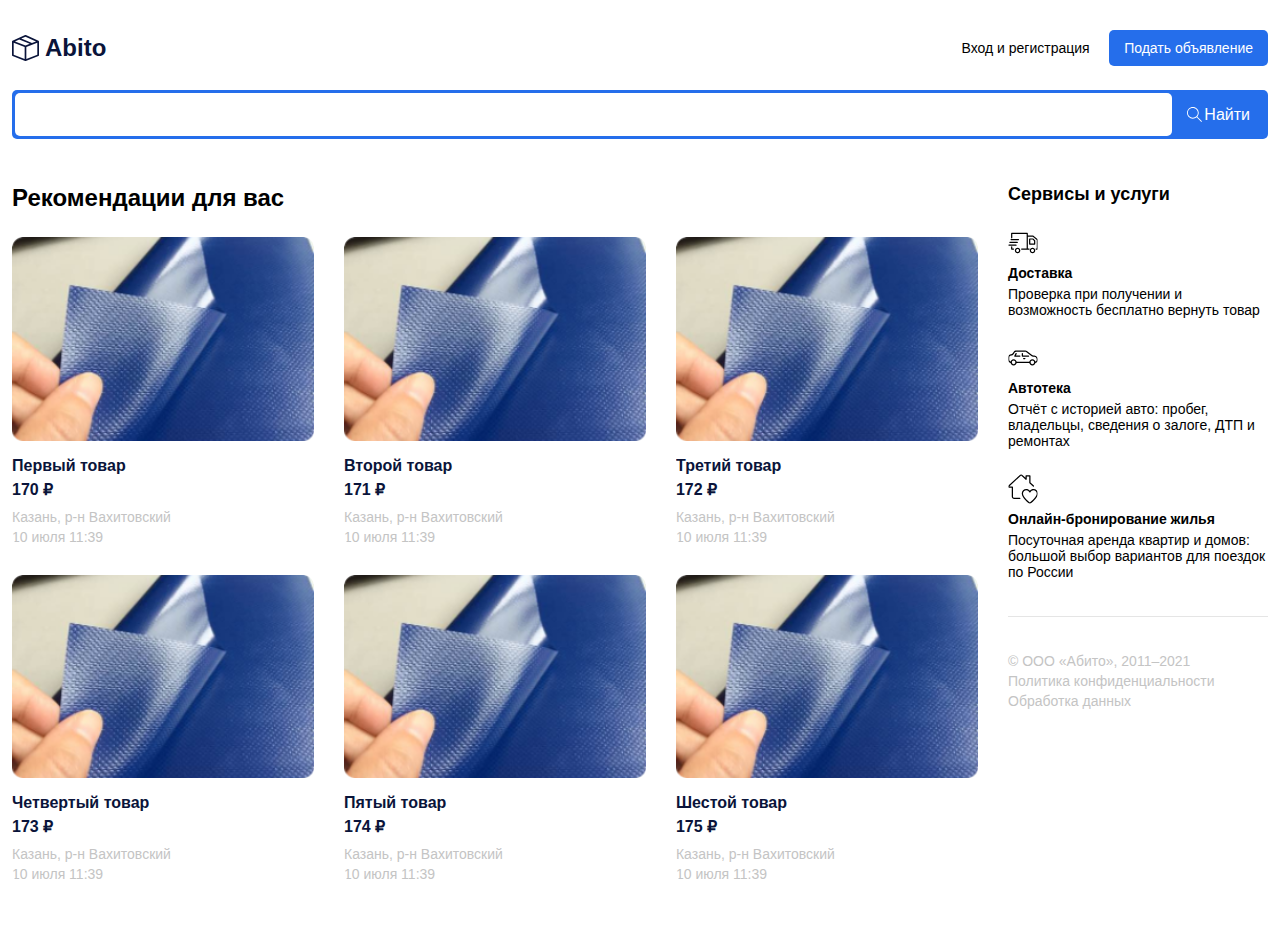
<file: index.html>
<!DOCTYPE html>
<html lang="en">

<head>
  <meta charset="UTF-8" />
  <meta name="viewport" content="width=device-width, initial-scale=1.0" />
  <link rel="stylesheet" href="./style.css" />
  <script src="./script.js" defer></script>
  <title>Abito</title>
</head>

<body>
  <header class="header">
    <div class="container">
      <div class="header-box">
        <a href="./index.html" class="header-logo">
          <img src="./image/logo.svg" alt="logo">
          <span>Abito</span>
        </a>
        <div class="header-controls">
          <button class="btn btn-outline">Вход и регистрация</button>
          <button class="btn btn-primary">Подать объявление</button>
        </div>
        <div class="header-burger">
          <img src="./image/burger.svg" alt="burger">
        </div>
      </div>
    </div>
  </header>

  <main>
    <section class="search">
      <div class="container">
        <div class="search-box">
          <input type="text">
          <button class="btn btn-primary search-btn">
            <img class="search-btn_icon" src="./image/search.svg" alt="search">
            <span class="search-btn_text">Найти</span>
          </button>
        </div>
      </div>
    </section>

    <section class="content">
      <div class="container">
        <div class="content-box">
          <div class="content-main">
            <h2 class="content-main_title">Рекомендации для вас</h2>
            <div class="content-main_list">
              <!-- <a href="./product.html" class="content-main_list-item">
                <div class="content-main_list-item--img">
                  <img src="./image/card-img.png" alt="card-img">
                </div>
                <h5 class="content-main_list-item--title">
                  Пвх материал 2й сорт
                </h5>
                <strong class="content-main_list-item--price">
                  170 ₽
                </strong>
                <div class="content-main_list-item--desc-box">
                  <span class="content-main_list-item--desc">
                    Казань, р-н Вахитовский
                  </span>
                  <span class="content-main_list-item--desc">
                    10 июля 11:39
                  </span>
                </div>
              </a> -->
            </div>
          </div>
          <div class="content-side">
            <h3 class="content-side_title">Сервисы и услуги</h3>
            <div class="content-side_box">
              <div class="content-side_list">
                <div class="content-side_list-item">
                  <img class="content-side_list-item--img" src="./image/side-info-1.svg" alt="side-info">
                  <h5 class="content-side_list-item--title">Доставка</h5>
                  <p class="content-side_list-item--text">
                    Проверка при получении и возможность бесплатно вернуть товар
                  </p>
                </div>
                <div class="content-side_list-item">
                  <img class="content-side_list-item--img" src="./image/side-info-2.svg" alt="side-info">
                  <h5 class="content-side_list-item--title">Автотека</h5>
                  <p class="content-side_list-item--text">
                    Отчёт с историей авто: пробег, владельцы, сведения о залоге, ДТП и ремонтах
                  </p>
                </div>
                <div class="content-side_list-item">
                  <img class="content-side_list-item--img" src="./image/side-info-3.svg" alt="side-info">
                  <h5 class="content-side_list-item--title">Онлайн-бронирование жилья</h5>
                  <p class="content-side_list-item--text">
                    Посуточная аренда квартир и домов: большой выбор вариантов для поездок по России
                  </p>
                </div>
              </div>
              <div class="content-side_footer">
                <p class="content-side_footer--item">&copy; ООО «Абито», 2011–2021</p>
                <a href="#" class="content-side_footer--item">
                  Политика конфиденциальности
                </a>
                <a href="#" class="content-side_footer--item">
                  Обработка данных
                </a>
              </div>
            </div>
          </div>
        </div>
      </div>
    </section>
  </main>
</body>

</html>
</file>
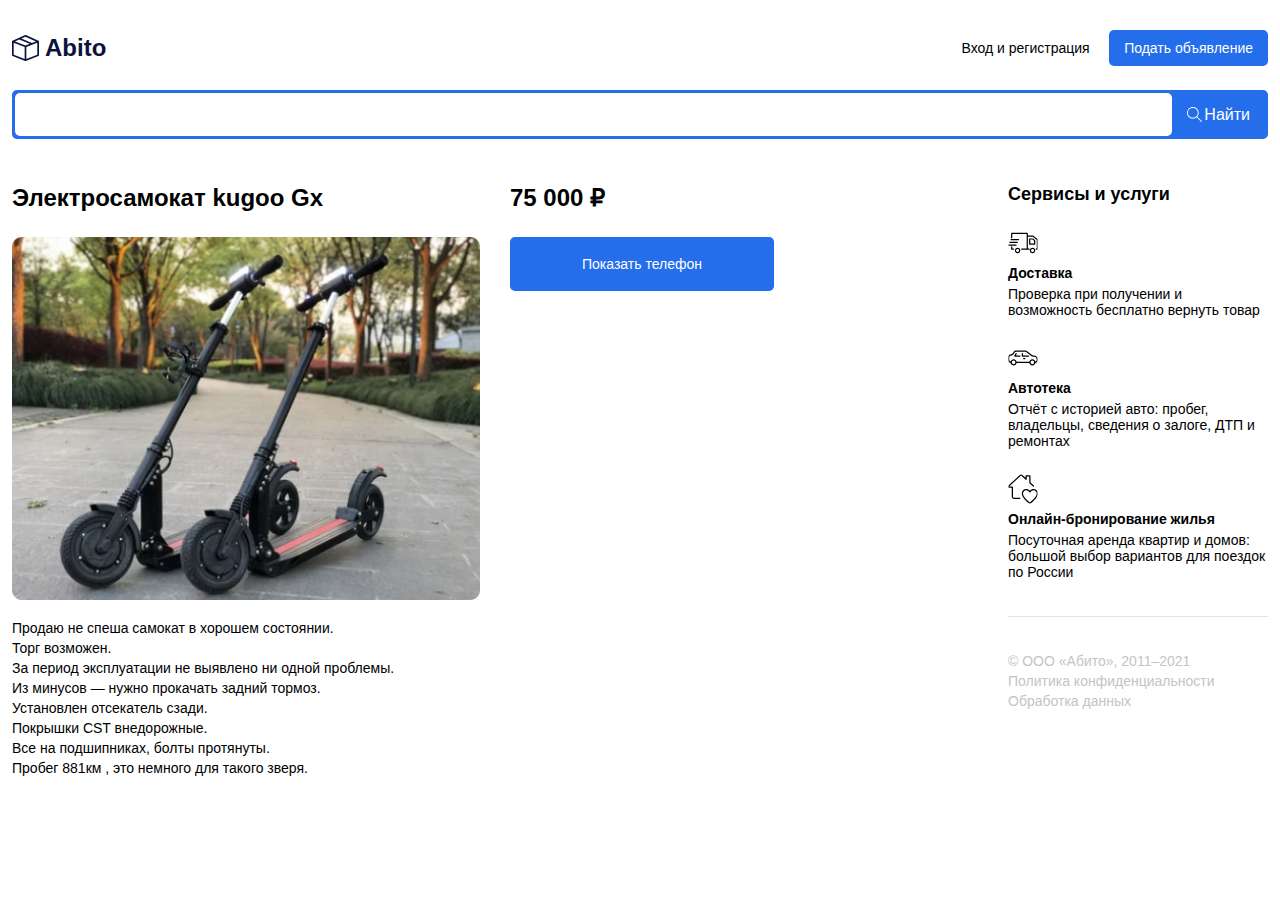
<file: product.html>
<!DOCTYPE html>
<html lang="en">

<head>
  <meta charset="UTF-8" />
  <meta name="viewport" content="width=device-width, initial-scale=1.0" />
  <link rel="stylesheet" href="./style.css" />
  <title>Abito</title>
</head>

<body>
  <header class="header">
    <div class="container">
      <div class="header-box">
        <a href="./index.html" class="header-logo">
          <img src="./image/logo.svg" alt="logo">
          <span>Abito</span>
        </a>
        <div class="header-controls">
          <button class="btn btn-outline">Вход и регистрация</button>
          <button class="btn btn-primary">Подать объявление</button>
        </div>
        <div class="header-burger">
          <img src="./image/burger.svg" alt="burger">
        </div>
      </div>
    </div>
  </header>

  <main>
    <section class="search">
      <div class="container">
        <div class="search-box">
          <input type="text">
          <button class="btn btn-primary search-btn">
            <img class="search-btn_icon" src="./image/search.svg" alt="search">
            <span class="search-btn_text">Найти</span>
          </button>
        </div>
      </div>
    </section>

    <section class="content">
      <div class="container">
        <div class="content-box">
          <div class="content-product">
            <div class="content-product_left">
              <h2 class="content-product_title">Электросамокат kugoo Gx</h2>
              <img class="content-product_img" src="./image/product-img.jpeg" alt="product-img">
              <p class="content-product_text">
                Продаю не спеша самокат в хорошем состоянии. <br>
                Торг возможен. <br>
                За период эксплуатации не выявлено ни одной проблемы. <br>
                Из минусов — нужно прокачать задний тормоз. <br>
                Установлен отсекатель сзади. <br>
                Покрышки CST внедорожные. <br>
                Все на подшипниках, болты протянуты. <br>
                Пробег 881км , это немного для такого зверя.
              </p>
            </div>
            <div class="content-product_right">
              <h2 class="content-product_price">75 000 ₽</h2>
              <button class="btn btn-primary btn-large">Показать телефон</button>
            </div>
          </div>
          <div class="content-side">
            <h3 class="content-side_title">Сервисы и услуги</h3>
            <div class="content-side_box">
              <div class="content-side_list">
                <div class="content-side_list-item">
                  <img class="content-side_list-item--img" src="./image/side-info-1.svg" alt="side-info">
                  <h5 class="content-side_list-item--title">Доставка</h5>
                  <p class="content-side_list-item--text">
                    Проверка при получении и возможность бесплатно вернуть товар
                  </p>
                </div>
                <div class="content-side_list-item">
                  <img class="content-side_list-item--img" src="./image/side-info-2.svg" alt="side-info">
                  <h5 class="content-side_list-item--title">Автотека</h5>
                  <p class="content-side_list-item--text">
                    Отчёт с историей авто: пробег, владельцы, сведения о залоге, ДТП и ремонтах
                  </p>
                </div>
                <div class="content-side_list-item">
                  <img class="content-side_list-item--img" src="./image/side-info-3.svg" alt="side-info">
                  <h5 class="content-side_list-item--title">Онлайн-бронирование жилья</h5>
                  <p class="content-side_list-item--text">
                    Посуточная аренда квартир и домов: большой выбор вариантов для поездок по России
                  </p>
                </div>
              </div>
              <div class="content-side_footer">
                <p class="content-side_footer--item">&copy; ООО «Абито», 2011–2021</p>
                <a href="#" class="content-side_footer--item">
                  Политика конфиденциальности
                </a>
                <a href="#" class="content-side_footer--item">
                  Обработка данных
                </a>
              </div>
            </div>
          </div>
        </div>
      </div>
    </section>
  </main>
</body>
</body>

</html>
</file>
<file: style.css>
* {
    box-sizing: border-box;
}

body {
    margin: 0;
    font-family: sans-serif;
}

.container {
    width: 100%;
    min-width: 1170px;
    padding: 0 12px;
    margin: 0 auto;
}

.btn {
    line-height: 16px;
    font-size: 14px;
    font-weight: 400;
    padding: 10px 15px;
    border-radius: 5px;
    border: none;
    cursor: pointer;
}

.btn-outline {
    background-color: transparent;
}

.btn-primary {
    background-color: rgb(37, 110, 235);
    color: rgb(255, 255, 255);
}

.header {
    padding-top: 30px;
    padding-bottom: 24px;
}

.header-box {
    display: flex;
    justify-content: space-between;
    align-items: center;
}

.header-logo {
    display: flex;
    justify-content: flex-start;
    align-items: center;
    text-decoration: none;
}

.header-logo span {
    line-height: 28px;
    font-size: 24px;
    font-weight: 700;
    margin-left: 6px;
    color: rgb(10, 20, 58);
}

.header-burger {
    width: 30px;
    height: 19px;
    display: none;
}

.search {
    margin-bottom: 45px;
}

.search-box {
    width: 100%;
    border-radius: 5px;
    background-color: rgb(37, 110, 235);
    padding: 3px;
    display: flex;
    align-items: center;
    justify-content: flex-start;
}

.search-box input {
    flex-grow: 1;
    padding: 14px 22px;
    border-radius: 5px;
    outline: none;
    border: none;
    min-width: 0;
}

.search-btn {
    display: flex;
    align-items: center;
}

.search-btn .search-btn_icon {
    width: 15px;
    height: 15px;
}

.search-btn .search-btn_text {
    margin-left: 2px;
    font-size: 16px;
    line-height: 19px;
}

.content {
    padding-bottom: 50px;
}

.content-box {
    display: flex;
    justify-content: space-between;
    align-items: flex-start;
    gap: 30px;
}

.content-main {
    flex-grow: 1;
}

.content-side {
    width: 260px;
    min-width: 260px;
}

.content-main_title {
    font-size: 24px;
    line-height: 28px;
    margin-top: 0;
    margin-bottom: 25px;
}

.content-main_list {
    display: flex;
    justify-content: space-between;
    flex-wrap: wrap;
    row-gap: 30px;
}

.content-main_list-item {
    width: calc((100% - 60px) / 3);
    display: flex;
    flex-direction: column;
    align-items: flex-start;
    border-radius: 10px;
    overflow: hidden;
    text-decoration: none;
}

.content-main_list-item--img {
    width: 100%;
    display: flex;
}

.content-main_list-item--img img {
    width: 100%;
}

.content-main_list-item--title {
    margin-top: 15px;
    margin-bottom: 5px;
    font-size: 16px;
    line-height: 19px;
    color: rgb(10, 20, 58);
}

.content-main_list-item:hover .content-main_list-item--title {
    color: rgb(37, 110, 235);
}

.content-main_list-item--price {
    font-size: 16px;
    line-height: 19px;
    margin-bottom: 10px;
    color: rgb(10, 20, 58);
}

.content-main_list-item--desc-box {
    display: flex;
    flex-direction: column;
    row-gap: 4px;
}

.content-main_list-item--desc {
    font-size: 14px;
    line-height: 16px;
    color: rgb(196, 196, 196);
}

.content-side_title {
    font-size: 18px;
    line-height: 21px;
    margin-top: 0;
    margin-bottom: 23px;
}

.content-side_list {
    display: flex;
    flex-direction: column;
    justify-content: space-between;
    height: 100%;
    gap: 25px;
    border-bottom: 1px solid rgb(229, 229, 229);
    padding-bottom: 36px;
    margin-bottom: 36px;
}

.content-side_list-item {
    display: flex;
    flex-direction: column;
    align-items: flex-start;
}

.content-side_list-item--title {
    margin-top: 7px;
    margin-bottom: 5px;
    font-size: 14px;
    line-height: 16px;
}

.content-side_list-item--text {
    font-size: 14px;
    line-height: 16px;
    margin: 0;
}

.content-side_footer {
    display: flex;
    flex-direction: column;
    gap: 4px;
}

.content-side_footer--item {
    color: rgb(196, 196, 196);
    margin: 0;
    font-size: 14px;
    line-height: 16px;
    text-decoration: none;
}

.content-product {
    display: flex;
    flex-grow: 1;
    gap: 30px;
}

.content-product_left {
    flex-basis: 50%;
}

.content-product_right {
    flex-basis: 50%;
}

.content-product_title,
.content-product_price {
    font-size: 24px;
    line-height: 28px;
    margin-top: 0;
    margin-bottom: 25px;
}

.content-product_img {
    width: 100%;
}

.content-product_text {
    font-size: 14px;
    line-height: 20px;
}

.btn-large {
    width: 264px;
    height: 54px;
}

@media (max-width: 1200px) {
    .container {
        min-width: 930px;
    }

    .content-main_list-item {
        width: calc((100% - 30px) / 2);
    }
}

@media (max-width: 991px) {
    .container {
        min-width: 730px;
    }

    .content-box {
        flex-direction: column;
    }

    .content-main {
        width: 100%;
    }

    .content-side {
        width: 100%;
        min-width: none;
    }

    .content-product {
        flex-direction: column;
        width: 100%;
    }

    .content-product_left {
        flex-basis: 100%;
        width: 100%;
    }

    .content-product_right {
        flex-basis: 100%;
        width: 100%;
    }
}

@media (max-width: 786px) {
    .container {
        min-width: 100%;
    }

    .header-controls {
        display: none;
    }

    .header-burger {
        display: block;
    }

    .search-btn .search-btn_text {
        display: none;
    }
}

@media (max-width: 480px) {
    .content-main_list-item {
        width: 100%;
    }
}
</file>
